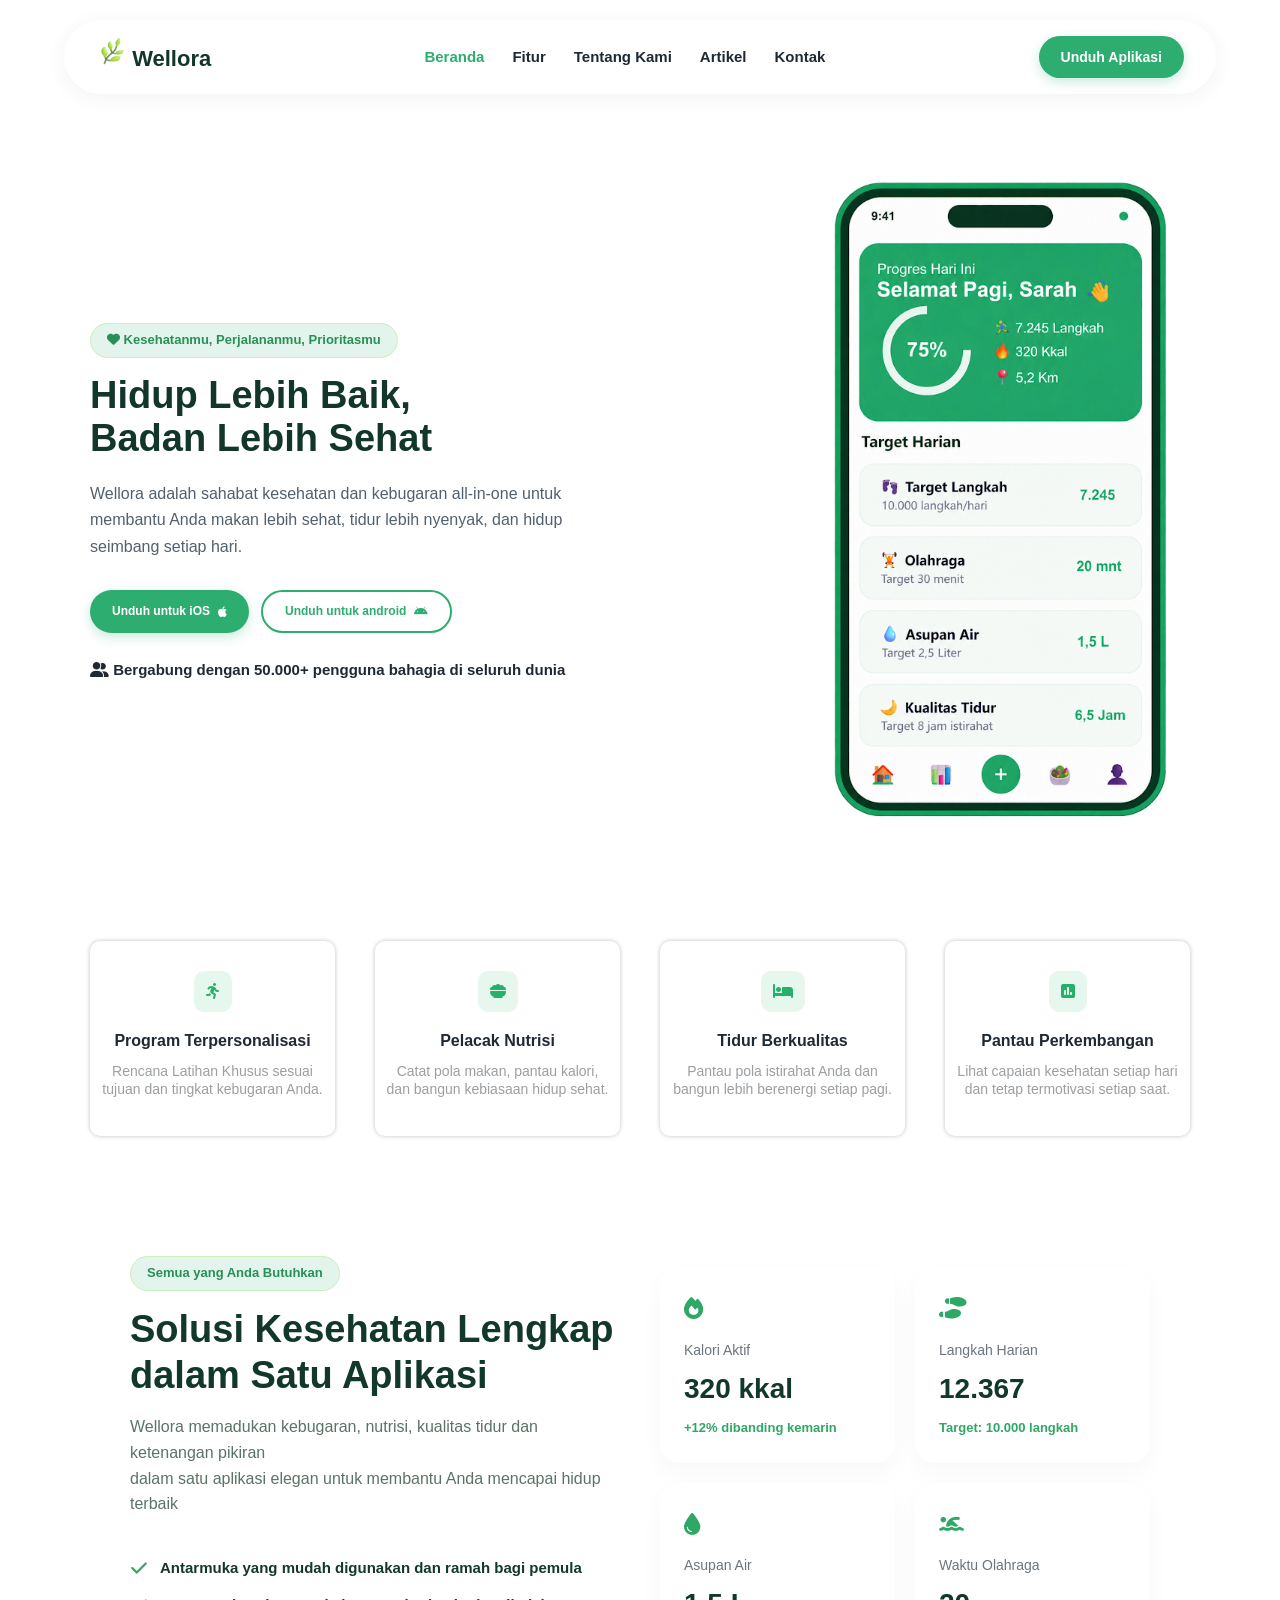
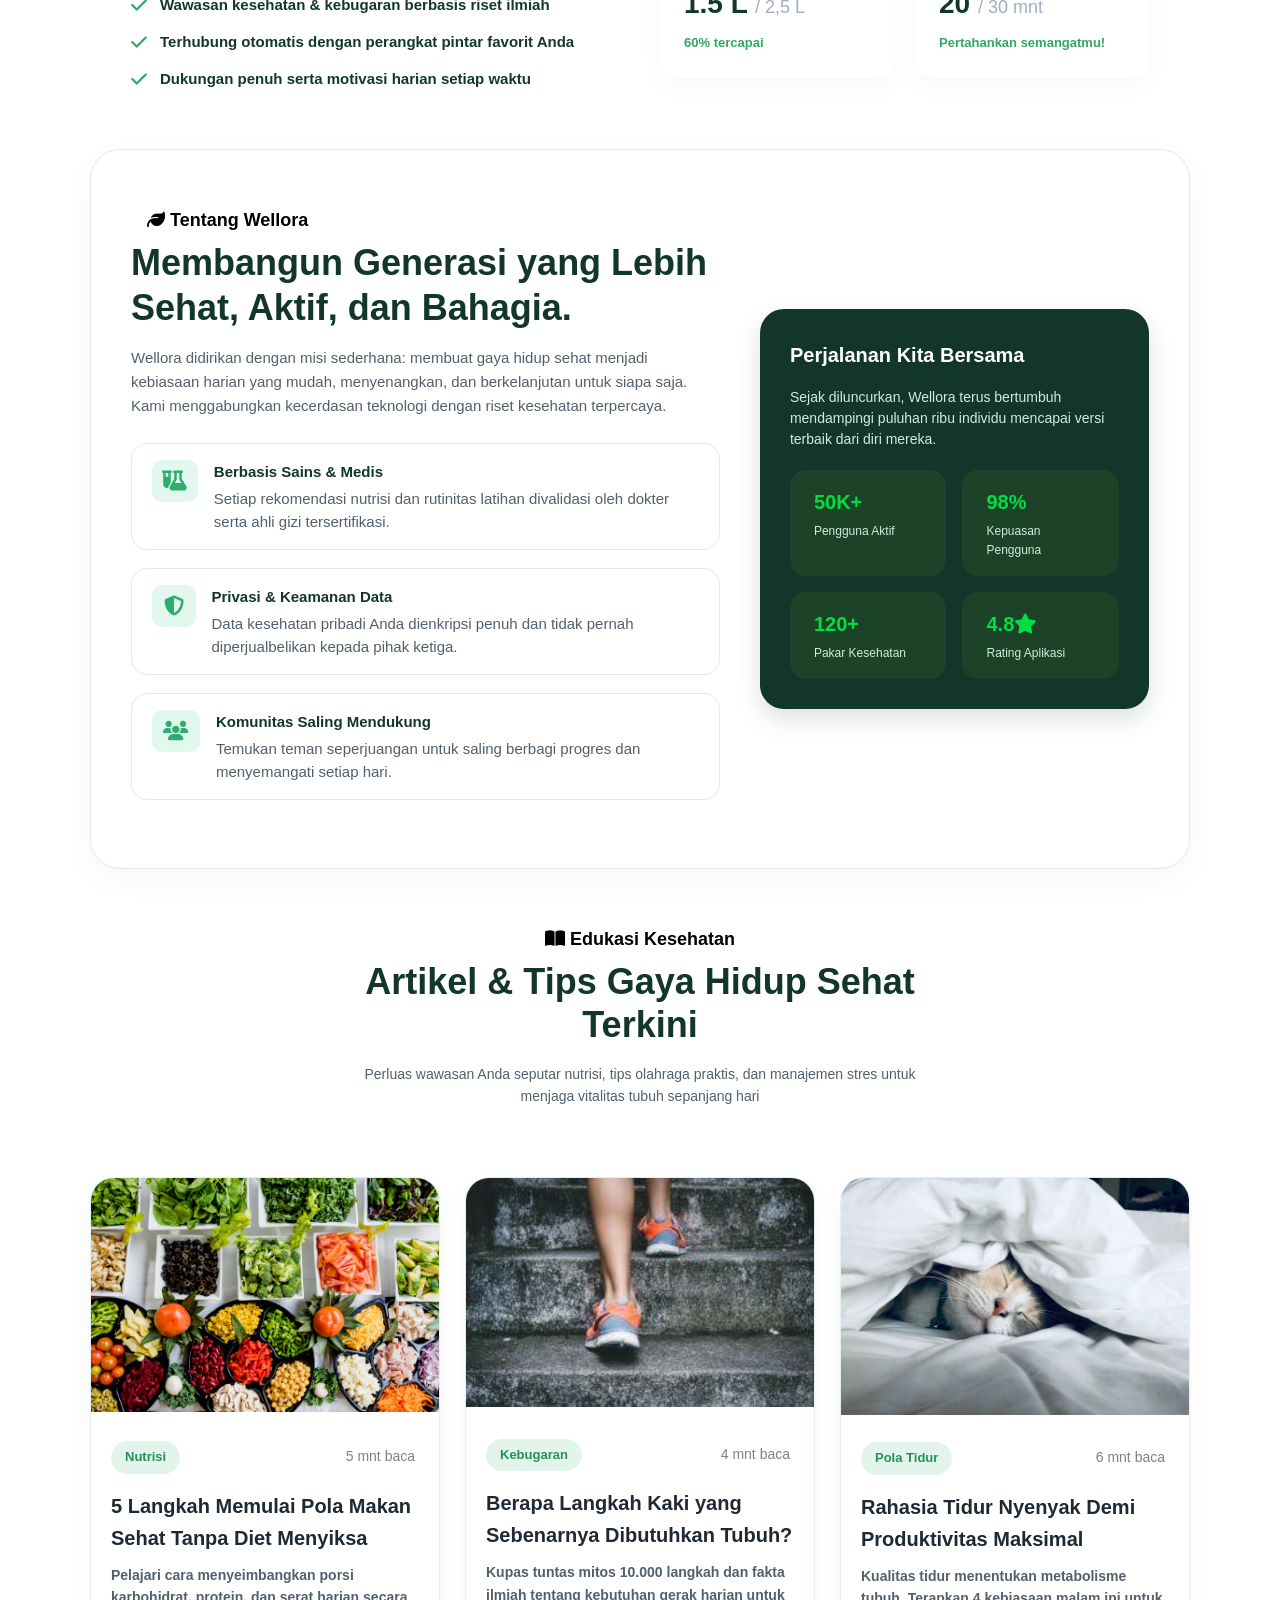
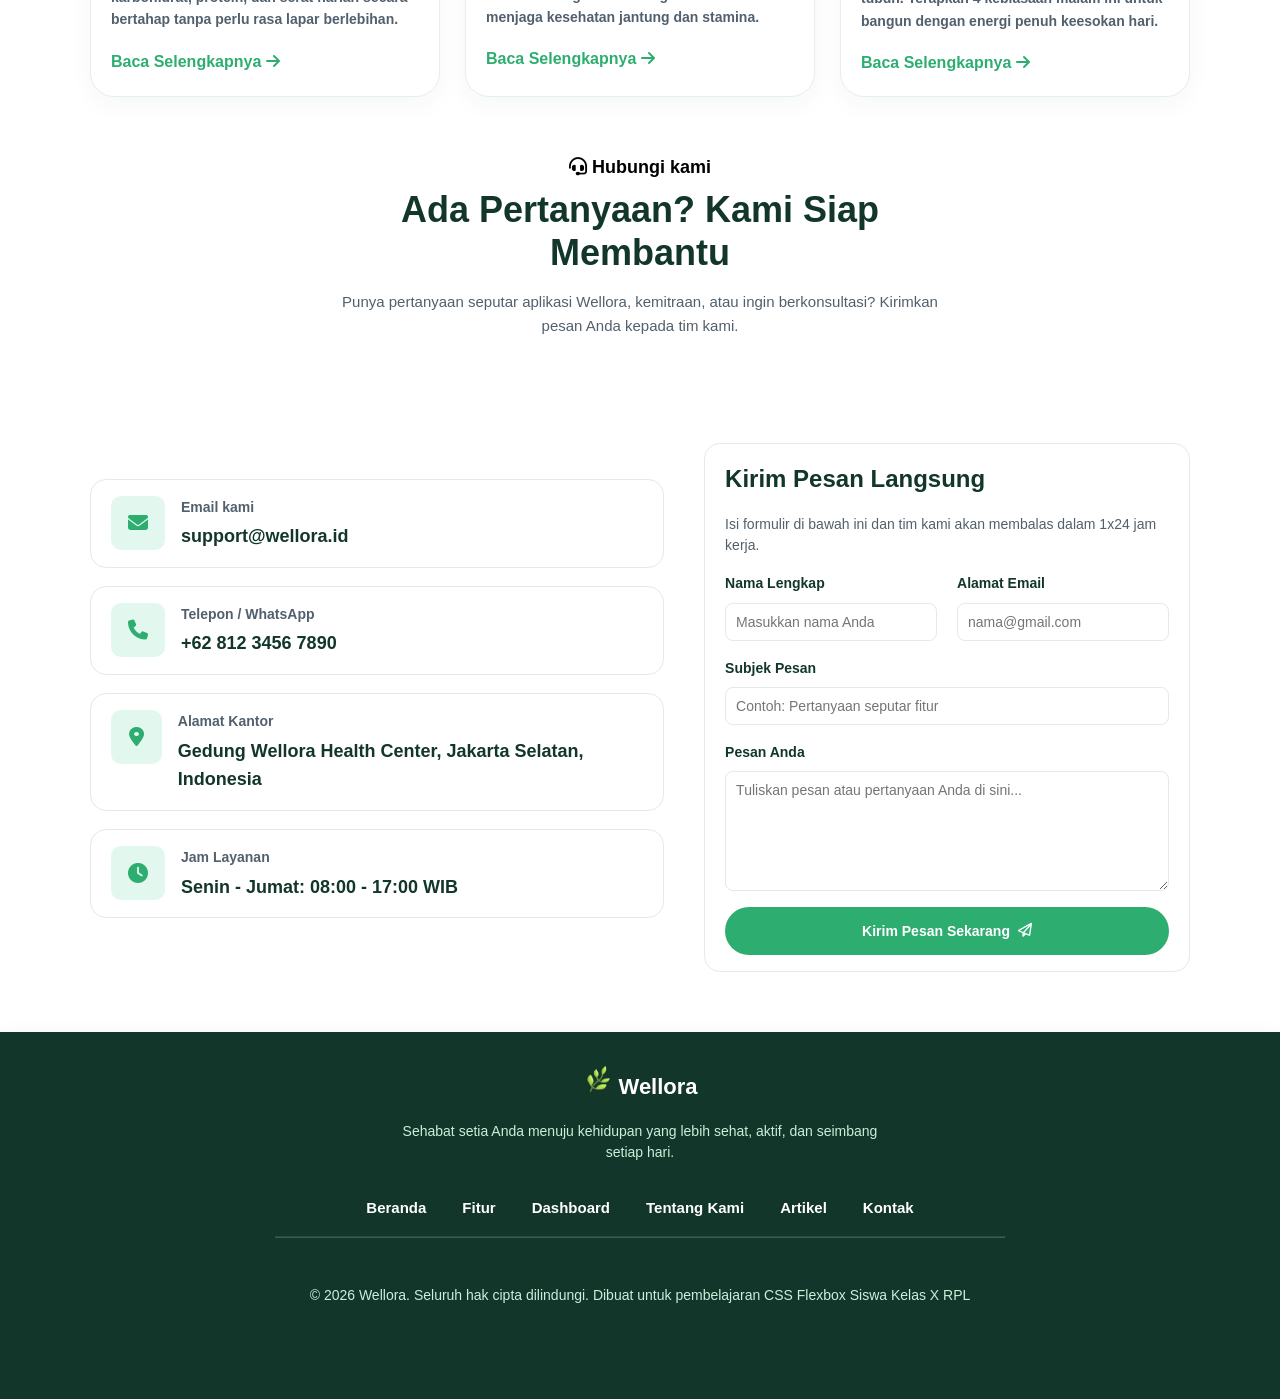
<file: index.html>
<!DOCTYPE html>
<html lang="en">
    <head>
        <meta charset="UTF-8">
        <meta http-equiv="X-UA-Compatible" content="IE=edge">
        <meta name="viewport" content="width=device-width, initial-scale=1.0">
        <title icon >Wellora</title>
        <link rel="icon" href="aset/logo wellora.png" type="image/x-icon">
        <link rel="stylesheet" href="style.css">
          <!-- Font Awesome Icon Library -->
        <link rel="stylesheet" href="https://cdnjs.cloudflare.com/ajax/libs/font-awesome/6.7.2/css/all.min.css" />
    </head>
    <body>
        <header>
            <!-- LOGO -->
            <a href="#" class="nav-logo">
            <span class="nav-logo-icon">
                <img src="aset/logo wellora.png" alt="icon wellora" width="30" height="30">
            </span>
            Wellora
            </a>

            <!-- MENU -->
            <nav class="nav-menu">
                <a href="#beranda" class="nav-item active">Beranda</a>
                <a href="#fitur" class="nav-item">Fitur</a>
                <a href="#tentang" class="nav-item">Tentang Kami</a>
                <a href="#artikel" class="nav-item">Artikel</a>
                <a href="#kontak" class="nav-item">Kontak</a>
            </nav>
            <!-- TOMBOL -->
            <div class="nav-button">
                <a href="#" class="btn-unduh">Unduh Aplikasi</a>
            </div>
        </header>
        <!-- hero -->
        <section class="hero" id="beranda">
            <div class="text-hero">
                <span class="badge-hero"><i class="fa-solid fa-heart"></i> Kesehatanmu, Perjalananmu, Prioritasmu</span>
                <h1 class="judul-hero">Hidup Lebih Baik,<br> Badan Lebih Sehat</h1>
                <p class="deskripsi-hero">Wellora adalah sahabat kesehatan dan kebugaran all-in-one untuk<br> membantu Anda makan lebih sehat, tidur lebih nyenyak, dan hidup<br> seimbang setiap hari.</p>
                <div class="btn-hero"><a href="#" class="btn-ios">Unduh untuk iOS <i class="fa-brands fa-apple"></i></a>
                <a href="#" class="btn-android">Unduh untuk android <i class="fa-brands fa-android"></i></a></div>
                <div class="tagline"><i class="fa-solid fa-user-group"></i> Bergabung dengan 50.000+ pengguna bahagia di seluruh dunia</div>
            </div>
            <div class="gambar-hero">
                <img src="aset/mobile.png" alt="mobile app" class="gambar">
            </div>
        </section>
        <!-- fitur -->
        <section class="fitur" id="fitur">
            <div class="fitur-card">
                <span class="icon-fitur"><i class="fa-solid fa-person-running"></i></span>
                <h2 class="judul-fitur">Program Terpersonalisasi</h2>
                <p class="deskripsi-fitur">Rencana Latihan Khusus sesuai tujuan dan tingkat kebugaran Anda.</p>
            </div>
            <div class="fitur-card">
                <span class="icon-fitur"><i class="fa-solid fa-bowl-food"></i></span>
                <h2 class="judul-fitur">Pelacak Nutrisi</h2>
                <p class="deskripsi-fitur">Catat pola makan, pantau kalori, dan bangun kebiasaan hidup sehat.</p>
            </div>
            <div class="fitur-card">
                <span class="icon-fitur"><i class="fa-solid fa-bed"></i></span>
                <h2 class="judul-fitur">Tidur Berkualitas</h2>
                <p class="deskripsi-fitur">Pantau pola istirahat Anda dan bangun lebih berenergi setiap pagi.</p>
            </div>
            <div class="fitur-card">
                <span class="icon-fitur"><i class="fa-solid fa-square-poll-vertical"></i></span>
                <h2 class="judul-fitur">Pantau Perkembangan</h2>
                <p class="deskripsi-fitur">Lihat capaian kesehatan setiap hari dan tetap termotivasi setiap saat.</p>
            </div>
        </section>
        <!-- Solusi -->
        <section id="dashboard">
            <div class="text-solusi">
                <div class="solusi-header">
                    <span class="badge-hero">Semua yang Anda Butuhkan</span>
                    <h1 class="judul-solusi">Solusi Kesehatan Lengkap<br> dalam Satu Aplikasi</h1>
                    <p class="deskripsi-solusi">Wellora memadukan kebugaran, nutrisi, kualitas tidur dan ketenangan pikiran<br> dalam satu aplikasi elegan untuk membantu Anda mencapai hidup terbaik</p>
                </div>
                <div class="solusi-body">
                    <div class="solusi-kiri">
                        <ul class="list-solusi">
                            <li>Antarmuka yang mudah digunakan dan ramah bagi pemula</li>
                            <li>Wawasan kesehatan & kebugaran berbasis riset ilmiah</li>
                            <li>Terhubung otomatis dengan perangkat pintar favorit Anda</li>
                            <li>Dukungan penuh serta motivasi harian setiap waktu</li>
                        </ul>
                    </div>
                    
                    <div class="solusi-kanan">
                        <div class="solusi-card">
                            <span class="icon-solusi"><i class="fa-solid fa-fire"></i></span>
                            <p class="judul-solusi-card">Kalori Aktif</p>
                            <h2 class="statistika-solusi">320 kkal</h2>
                            <p class="motivasi-solusi">+12% dibanding kemarin</p>
                        </div>
                        <div class="solusi-card">
                            <span class="icon-solusi"><i class="fa-solid fa-shoe-prints"></i></span>
                            <p class="judul-solusi-card">Langkah Harian</p>
                            <h2 class="statistika-solusi">12.367</h2>
                            <p class="motivasi-solusi">Target: 10.000 langkah</p>
                        </div>
                        <div class="solusi-card">
                            <span class="icon-solusi"><i class="fa-solid fa-droplet"></i></span>
                            <p class="judul-solusi-card">Asupan Air</p>
                            <h2 class="statistika-solusi">1.5 L <span class="per">/ 2,5 L</span></h2>
                            <p class="motivasi-solusi">60% tercapai</p>
                        </div>
                        <div class="solusi-card">
                            <span class="icon-solusi"><i class="fa-solid fa-person-swimming"></i></span>
                            <p class="judul-solusi-card">Waktu Olahraga</p>
                            <h2 class="statistika-solusi">20 <span class="per">/ 30 mnt</span></h2>
                            <p class="motivasi-solusi">Pertahankan semangatmu!</p>
                        </div>
                    </div>
                </div>
            </div>
        </section>
        <!-- About -->
        <section class="about" id="tentang">
            <div class="about-kiri">
            <span class="badge-about"><i class="fa-solid fa-leaf"></i> Tentang Wellora</span>
            <h2 class="about-title">Membangun Generasi yang Lebih Sehat, Aktif, dan Bahagia.</h2>
            <p class="about-desc">Wellora didirikan dengan misi sederhana: membuat gaya hidup sehat menjadi kebiasaan harian yang mudah, menyenangkan, dan berkelanjutan untuk siapa saja. Kami menggabungkan kecerdasan teknologi dengan riset kesehatan terpercaya.</p>
            <div class="about-values">
                <!-- card -->
                <div class="value-card">
                    <div class="value-icon">
                        <i class="fa-solid fa-flask-vial"></i>
                    </div>
                    <div class="value-text">
                        <div class="value-title">Berbasis Sains & Medis</div>
                        <div class="value-desc">Setiap rekomendasi nutrisi dan rutinitas latihan divalidasi oleh dokter serta ahli gizi tersertifikasi.</div>
                    </div>
                </div>
                <!-- card 2 -->
                <div class="value-card">
                    <div class="value-icon">
                        <i class="fa-solid fa-shield-halved"></i>
                    </div>
                    <div class="value-text">
                        <div class="value-title">Privasi & Keamanan Data</div>
                        <div class="value-desc">Data kesehatan pribadi Anda dienkripsi penuh dan tidak pernah diperjualbelikan kepada pihak ketiga.</div>
                    </div>
                </div>
                <!-- card 3 -->
                <div class="value-card">
                    <div class="value-icon">
                        <i class="fa-solid fa-users"></i>
                    </div>
                    <div class="value-text">
                        <div class="value-title">Komunitas Saling Mendukung</div>
                        <div class="value-desc">Temukan teman seperjuangan untuk saling berbagi progres dan menyemangati setiap hari.</div>
                    </div>
                </div>
            </div>
                    </div>
                    <div class="about-kanan">
                        <div class="box-about-kanan">
                            <h2 class="title-about-kanan">Perjalanan Kita Bersama</h2>
                            <p class="desc-about-kanan">Sejak diluncurkan, Wellora terus bertumbuh mendampingi puluhan ribu individu mencapai versi terbaik dari diri mereka.</p>
                            <div class="card-about-kanan">
                                <div class="card-item">
                                    <h2 class="card-item-judul">50K+</h2>
                                    <p class="card-item-desc">Pengguna Aktif</p>
                                </div>
                                <div class="card-item">
                                    <h2 class="card-item-judul">98%</h2>
                                    <p class="card-item-desc">Kepuasan Pengguna</p>
                                </div>
                                <div class="card-item">
                                    <h2 class="card-item-judul">120+</h2>
                                    <p class="card-item-desc">Pakar Kesehatan</p>
                                </div>
                                <div class="card-item">
                                    <h2 class="card-item-judul">4.8<i class="fa-solid fa-star"></i></h2>
                                    <p class="card-item-desc">Rating Aplikasi</p>
                                </div>
                            </div>
                        </div>
                    </div>
        </section>
        <!-- Artikel -->
         <section class="artikel" id="artikel">
            <div class="edukasi">
                <span class="badge-artikel"><i class="fa-solid fa-book-open"></i> Edukasi Kesehatan</span>
                <h1 class="artikel-title">Artikel & Tips Gaya Hidup Sehat <br>Terkini</h1>
                <p class="artikel-desc">Perluas wawasan Anda seputar nutrisi, tips olahraga praktis, dan manajemen stres untuk menjaga vitalitas tubuh sepanjang hari</p>
            </div>
            <div class="artikel-card-container">
                <!-- Card 1 -->
                <div class="artikel-card">
                    <div class="artikel-image">
                        <img src="aset/Nutrisi.avif" alt="Nutrisi" class="card-image" width="350">
                    </div>
                    <div class="artikel-card-body">
                        <div class="artikel-card-meta">
                            <span class="artikel-tag">Nutrisi</span>
                            <span class="reading-time">5 mnt baca</span>
                        </div>
                        <h3 class="artikel-card-title">5 Langkah Memulai Pola Makan Sehat Tanpa Diet Menyiksa</h3>
                        <p class="artikel-card-description">Pelajari cara menyeimbangkan porsi karbohidrat, protein, dan serat harian secara bertahap tanpa perlu rasa lapar berlebihan.</p>
                        <a href="detail-berita.html?id=0" class="artikel-card-link">Baca Selengkapnya <i class="fa-solid fa-arrow-right"></i></a>
                    </div>
                </div>
                <!-- Card 2 -->
                <div class="artikel-card">
                    <div class="artikel-image">
                        <img src="aset/Kebugaran.jfif" alt="Kebugaran" class="card-image" width="350">
                    </div>
                    <div class="artikel-card-body">
                        <div class="artikel-card-meta">
                            <span class="artikel-tag">Kebugaran</span>
                            <span class="reading-time">4 mnt baca</span>
                        </div>
                        <h3 class="artikel-card-title">Berapa Langkah Kaki yang Sebenarnya Dibutuhkan Tubuh?</h3>
                        <p class="artikel-card-description">Kupas tuntas mitos 10.000 langkah dan fakta ilmiah tentang kebutuhan gerak harian untuk menjaga kesehatan jantung dan stamina.</p>
                        <a href="detail-berita.html?id=1" class="artikel-card-link">Baca Selengkapnya <i class="fa-solid fa-arrow-right"></i></a>
                    </div>
                </div>
                <!-- Card 3 -->
                <div class="artikel-card">
                    <div class="artikel-image">
                        <img src="aset/Pola Tidur.avif" alt="Pola Tidur" class="card-image" width="350">
                    </div>
                    <div class="artikel-card-body">
                        <div class="artikel-card-meta">
                            <span class="artikel-tag">Pola Tidur</span>
                            <span class="reading-time">6 mnt baca</span>
                        </div>
                        <h3 class="artikel-card-title">Rahasia Tidur Nyenyak Demi Produktivitas Maksimal</h3>
                        <p class="artikel-card-description">Kualitas tidur menentukan metabolisme tubuh. Terapkan 4 kebiasaan malam ini untuk bangun dengan energi penuh keesokan hari.</p>
                        <a href="detail-berita.html?id=2" class="artikel-card-link">Baca Selengkapnya <i class="fa-solid fa-arrow-right"></i></a>
                    </div>
                </div>
            </div>
         </section>
        <!-- Contact -->
        <section class="contact" id="kontak">
            <div class="hubungi-kami">
                <span class="badge-about"><i class="fa-solid fa-headset"></i> Hubungi kami</span>
                <h1 class="contact-title">Ada Pertanyaan? Kami Siap Membantu</h1>
                <p class="contact-desc">Punya pertanyaan seputar aplikasi Wellora, kemitraan, atau ingin berkonsultasi? Kirimkan pesan Anda kepada tim kami.</p>
            </div>
            <div class="card-information">
                <div class="information-kiri">
                    <div class="card-item-information">
                        <div class="icon-information"><i class="fa-solid fa-envelope"></i></div>
                        <div class="text-information">
                            <h2 class="title-information">Email kami</h2>
                            <p class="desc-information">support@wellora.id</p>
                        </div>
                    </div>
                    <div class="card-item-information">
                        <div class="icon-information"><i class="fa-solid fa-phone"></i></div>
                        <div class="text-information">
                            <h2 class="title-information">Telepon / WhatsApp</h2>
                            <p class="desc-information">+62 812 3456 7890</p>
                        </div>
                    </div>
                    <div class="card-item-information">
                        <div class="icon-information"><i class="fa-solid fa-map-marker-alt"></i></div>
                        <div class="text-information">
                            <h2 class="title-information">Alamat Kantor</h2>
                            <p class="desc-information">Gedung Wellora Health Center, Jakarta Selatan, Indonesia</p>
                        </div>
                    </div>
                    <div class="card-item-information">
                        <div class="icon-information"><i class="fa-solid fa-clock"></i></div>
                        <div class="text-information">
                            <h2 class="title-information">Jam Layanan</h2>
                            <p class="desc-information">Senin - Jumat: 08:00 - 17:00 WIB</p>
                        </div>
                    </div>
                </div>
                <div class="information-kanan">
                    <h2 class="title-form">Kirim Pesan Langsung</h2>
                    <p class="desc-form">Isi formulir di bawah ini dan tim kami akan membalas dalam 1x24 jam kerja.</p>
                    <form class="form-contact">
                        <div class="form-row">
                            <div class="form-group">
                                <label for="nama" class="form-label">Nama Lengkap</label>
                                <input type="text" name="nama" id="nama" class="form-input" placeholder="Masukkan nama Anda" required>
                            </div>
                            <div class="form-group">
                                <label for="email" class="form-label">Alamat Email</label>
                                <input type="email" name="email" id="email" class="form-input" placeholder="nama@gmail.com" required>
                            </div>
                        </div>
                        <div class="form-group">
                            <label for="subjek" class="form-label">Subjek Pesan</label>
                            <input type="text" name="subjek" id="subjek" class="form-input" placeholder="Contoh: Pertanyaan seputar fitur" required>
                        </div>
                        <div class="form-group">
                            <label for="pesan" class="form-label">Pesan Anda</label>
                            <textarea name="pesan" id="pesan" class="form-textarea" placeholder="Tuliskan pesan atau pertanyaan Anda di sini..." required></textarea>
                        </div>
                        <button type="submit" class="btn-kirim">Kirim Pesan Sekarang<i class="fa-regular fa-paper-plane"></i></button>
                    </form>
                </div>
            </div>
        </section>
        <!-- Footer -->
        <footer>
            <div class="footer-atas">
                <div class="logo-footer">
                    <img src="aset/logo wellora.png" alt="logo wellora" width="30" height="30">
                    <span class="text-logo-footer">Wellora</span>
                </div>
                <p class="desc-footer">Sehabat setia Anda menuju kehidupan yang lebih sehat, aktif, dan seimbang<br>setiap hari.</p>
                <ul class="list-footer">
                    <li><a class="nav-link" href="#beranda">Beranda</a></li>
                    <li><a class="nav-link" href="#fitur">Fitur</a></li>
                    <li><a class="nav-link" href="#dashboard">Dashboard</a></li>
                    <li><a class="nav-link" href="#tentang">Tentang Kami</a></li>
                    <li><a class="nav-link" href="#artikel">Artikel</a></li>
                    <li><a class="nav-link" href="#kontak">Kontak</a></li>
                </ul>
            </div>
            <hr class="garis-footer">
            <div class="footer-bawah">
                <p class="copyright">© 2026 Wellora. Seluruh hak cipta dilindungi. Dibuat untuk pembelajaran CSS Flexbox Siswa Kelas X RPL</p>
            </div>
        </footer>
        <section class="back-to-top">
            <button class="back-to-top-btn" id="backToTopBtn" onclick="keAtasHalaman()">
                <i class="fa-solid fa-arrow-up"></i>
            </button>
            <script>
                // setiap user scroll, menjalankan fungsi di dalamnya, berulang-ulang selama user melakukan scroll, untuk menampilkan tombol back to top
                window.addEventListener('scroll', function() {
                    const btnTop = document.getElementById('backToTopBtn');
                    if (window.scrollY > 300) {
                        btnTop.style.display = 'flex';
                    } else {
                        btnTop.style.display = 'none';
                    }
                });
                function keAtasHalaman() {
                    window.scrollTo({
                        top: 0
                        // scroll ke atas halaman
                    });
                };
                </script>
        </section>
    </body>
</html>
</file>
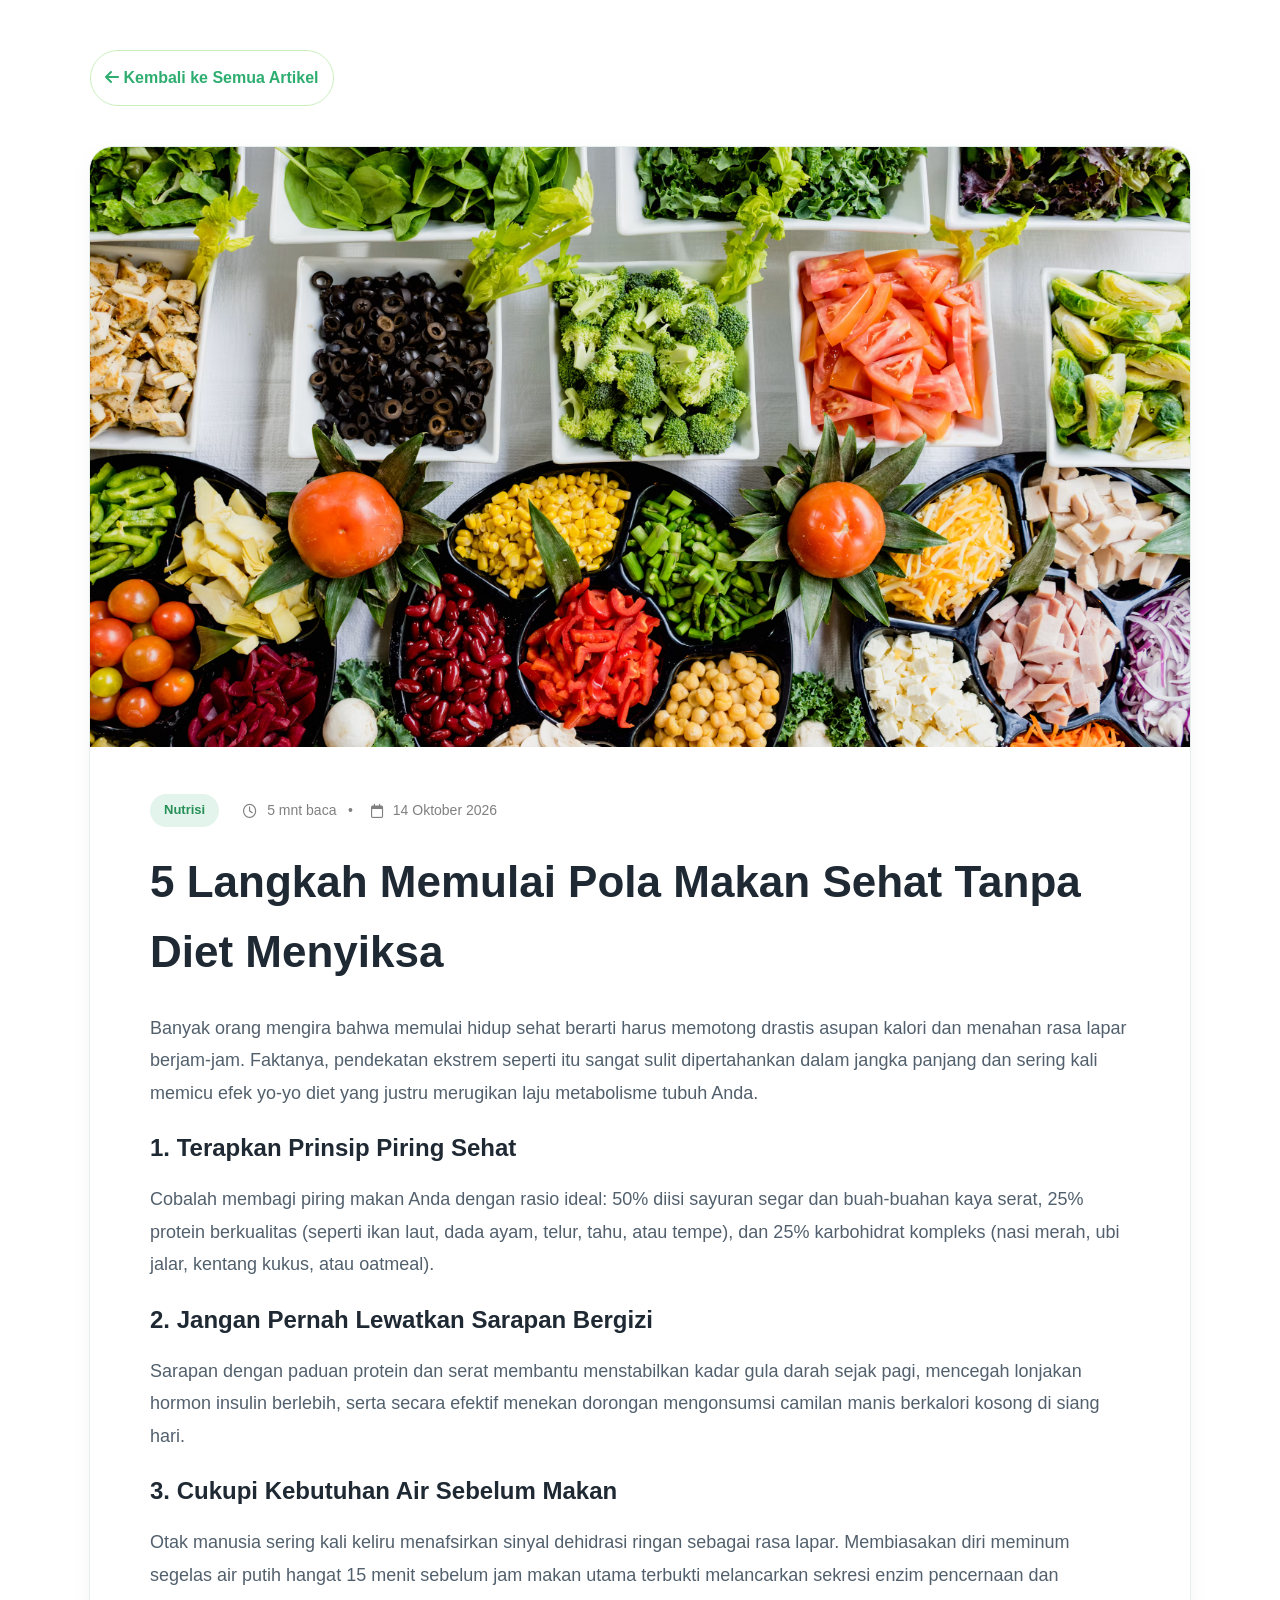
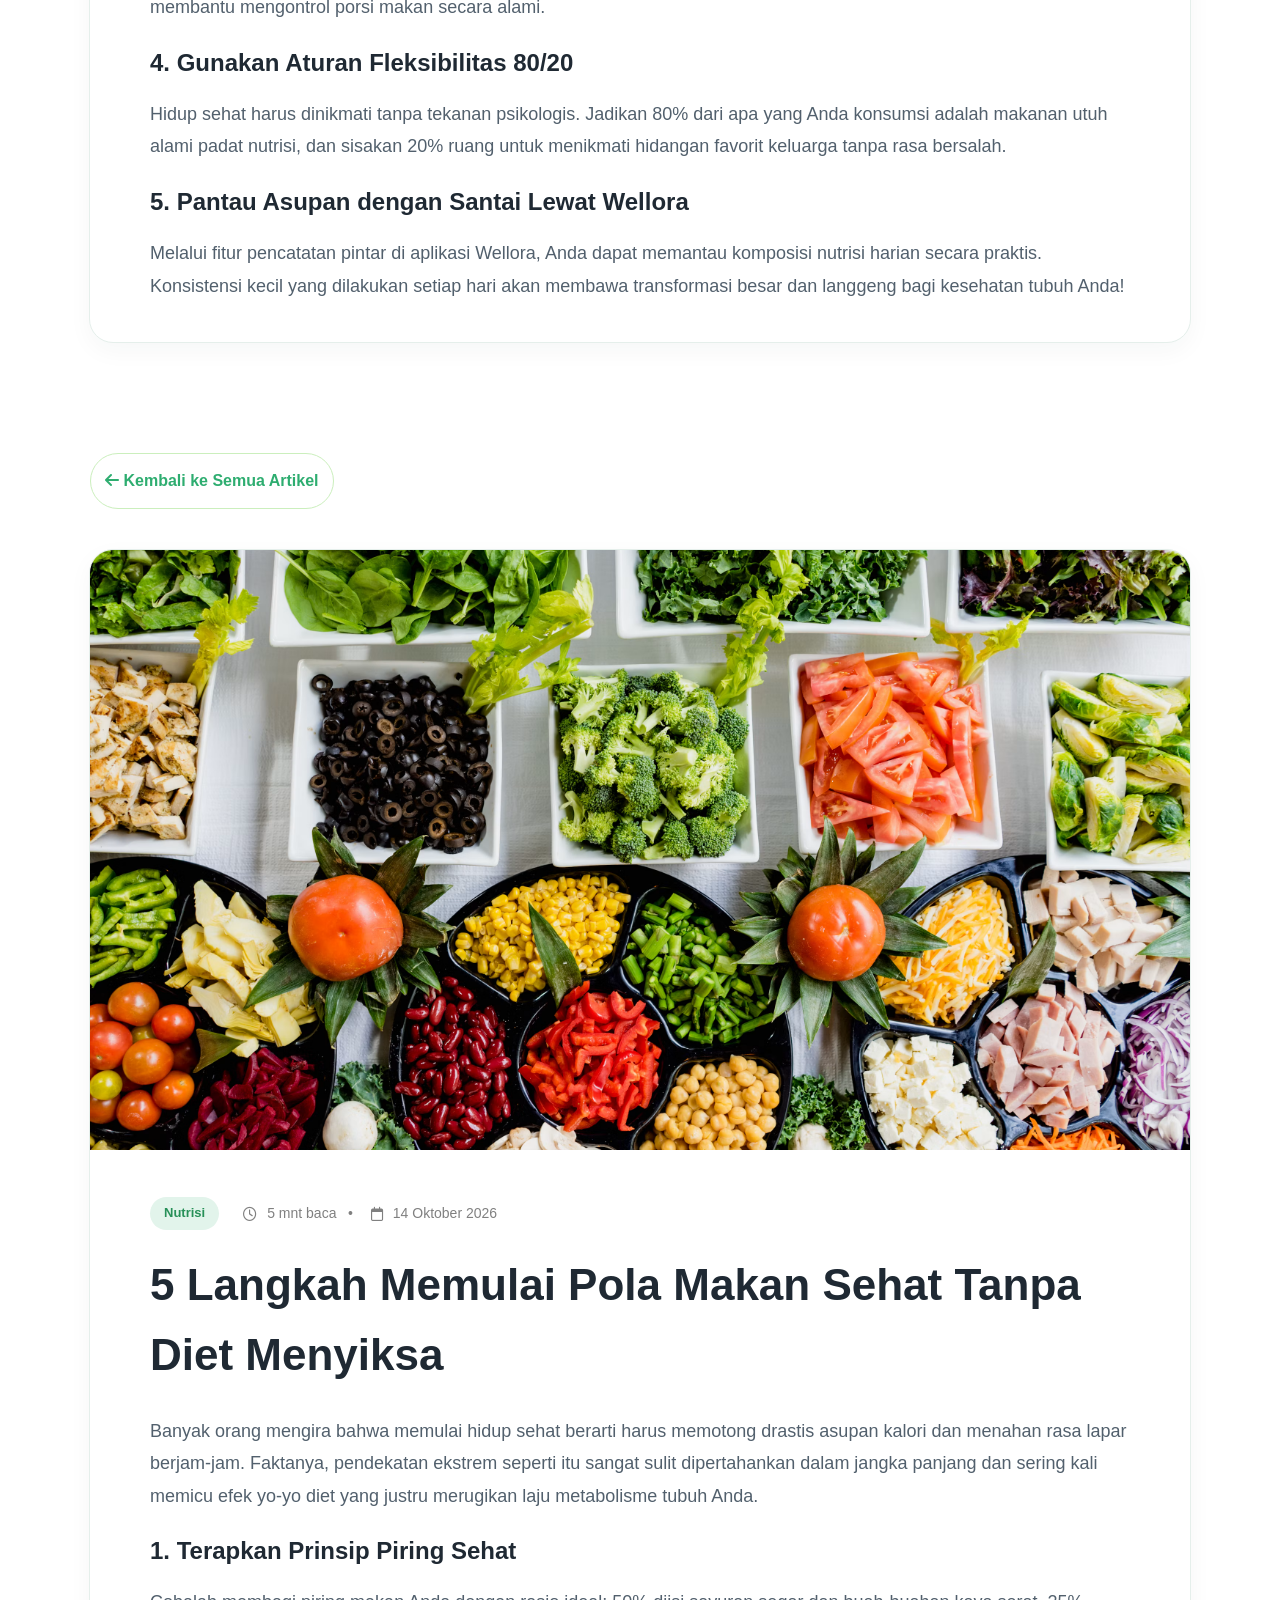
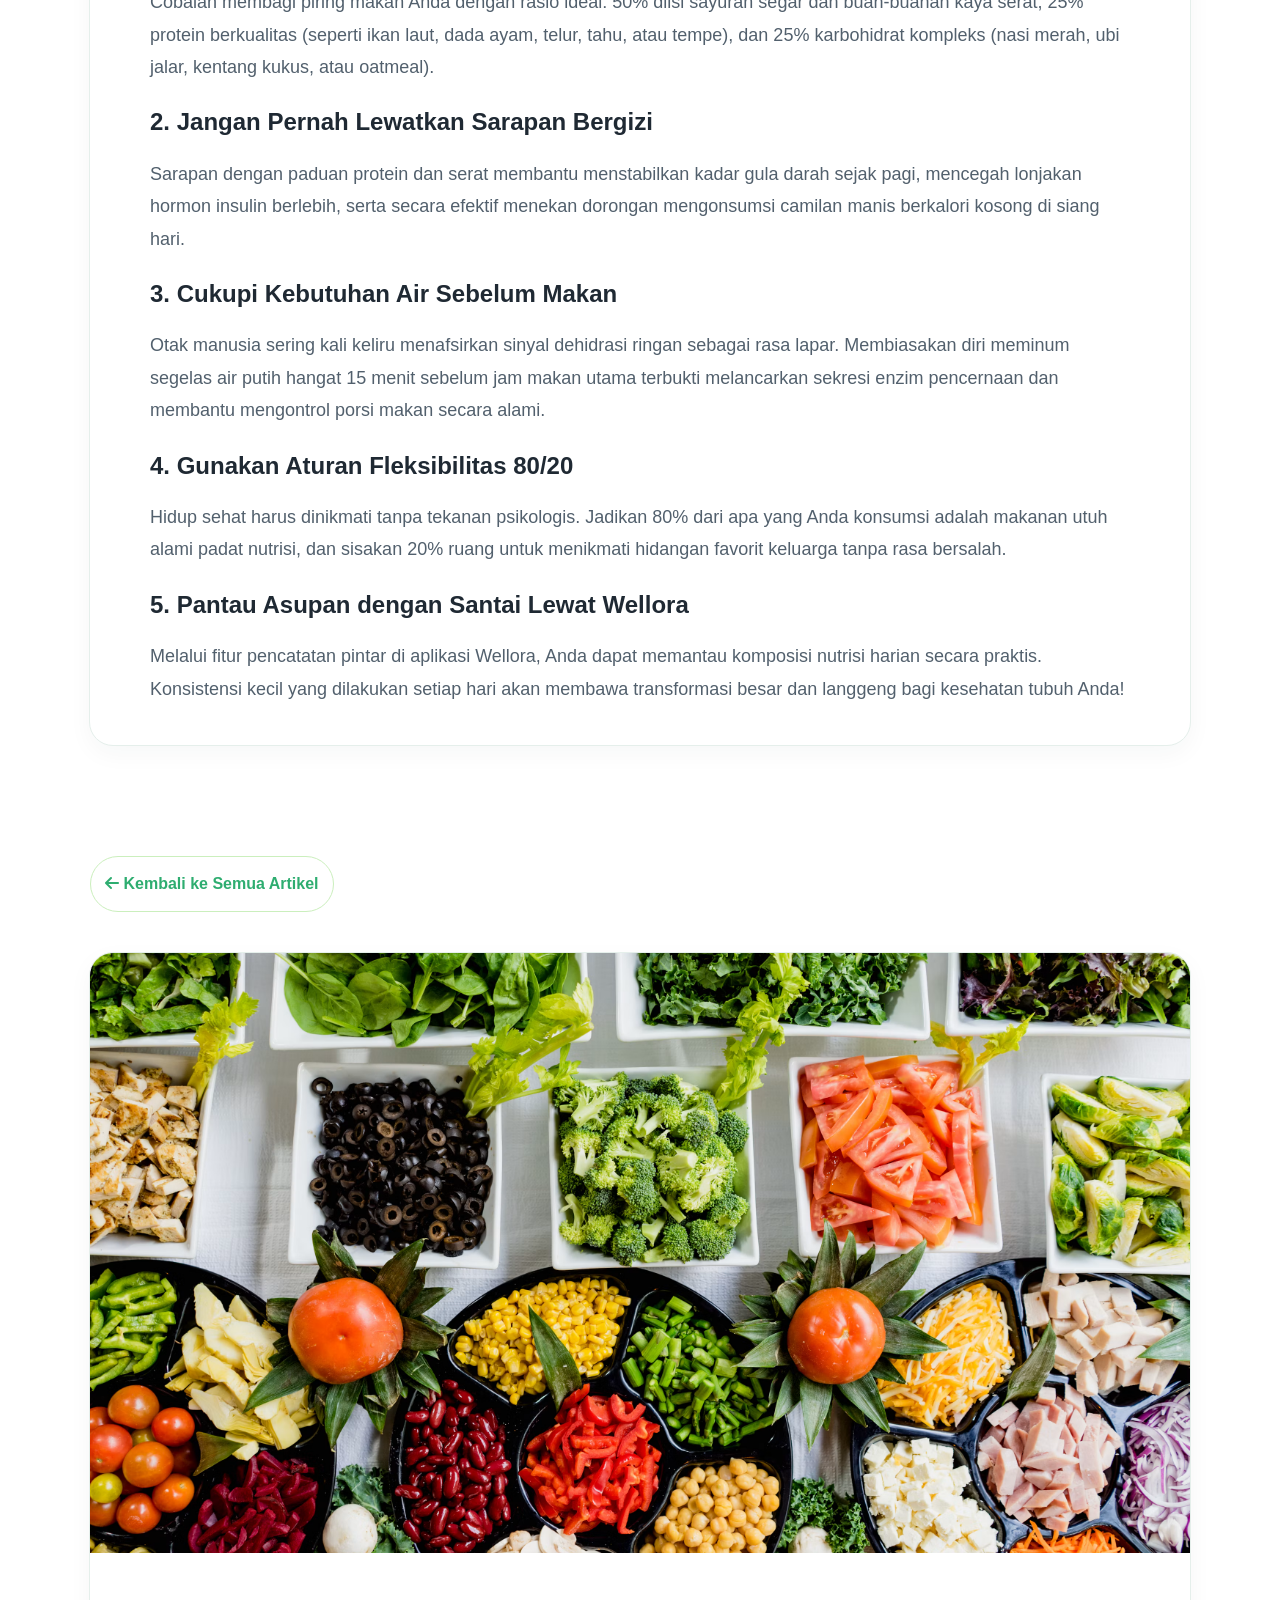
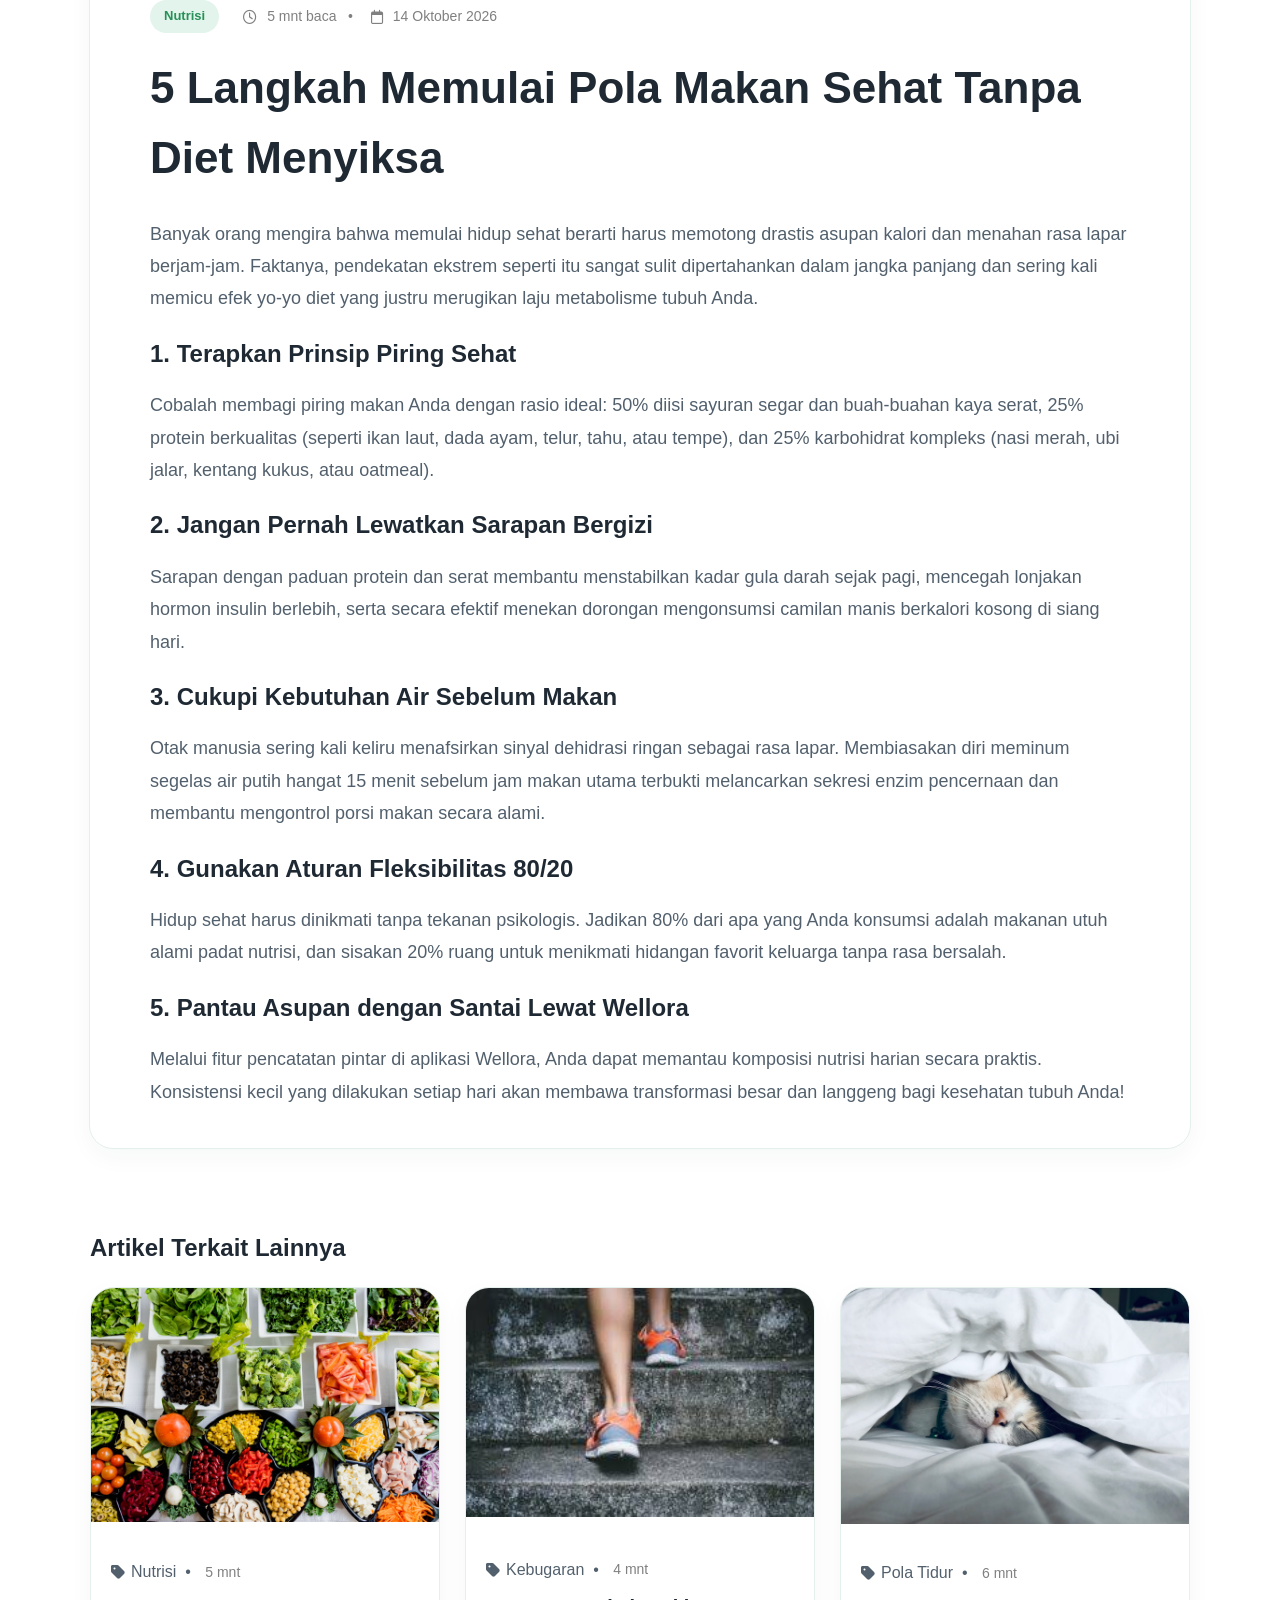
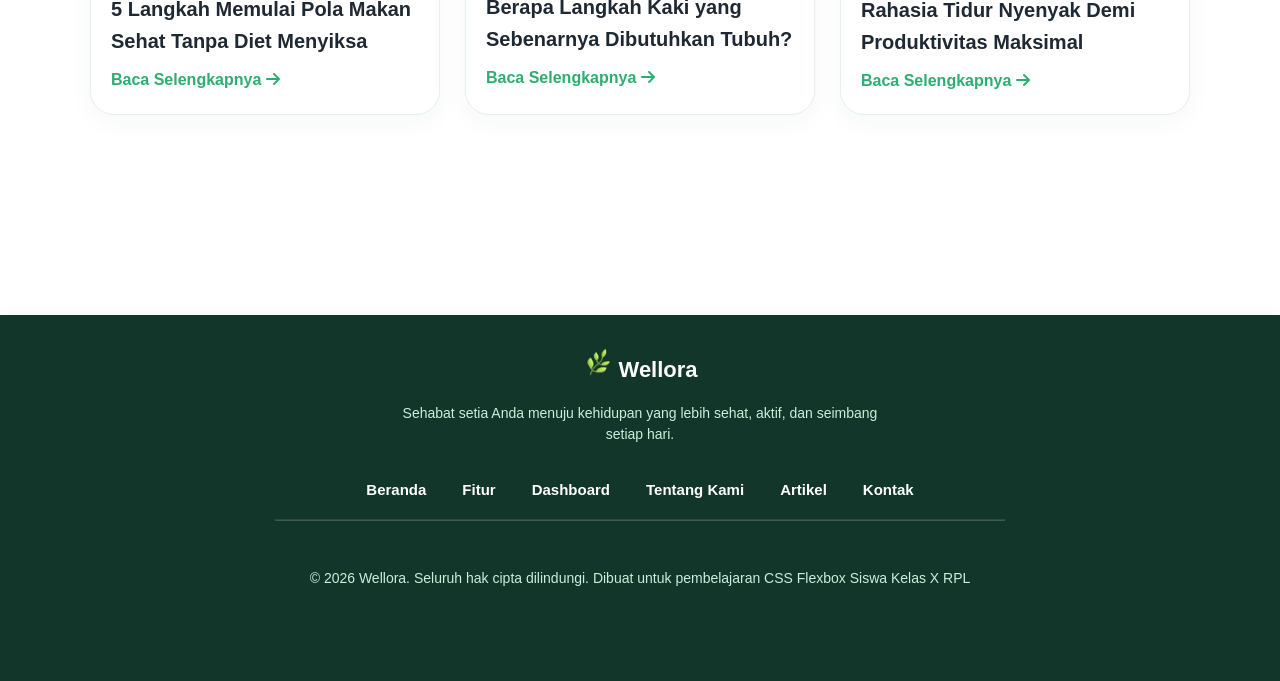
<file: detail-berita.html>
<!DOCTYPE html>
<html lang="en">
    <head>
        <meta charset="UTF-8">
        <meta http-equiv="X-UA-Compatible" content="IE=edge">
        <meta name="viewport" content="width=device-width, initial-scale=1.0">
        <title icon >Wellora</title>
        <link rel="icon" href="aset/logo wellora.png" type="image/x-icon">
        <link rel="stylesheet" href="style.css">
          <!-- Font Awesome Icon Library -->
        <link rel="stylesheet" href="https://cdnjs.cloudflare.com/ajax/libs/font-awesome/6.7.2/css/all.min.css" />
</body>
</html>
    </head>
<body>
    <!-- artikel ke-1 -->
    <article class="berita-pertama" id="artikel-0">
        <a href="index.html" class="btn-kembali"><i class="fa-solid fa-arrow-left"></i> Kembali ke Semua Artikel</a>
        <div class="artikel-card-berita">
            <div class="artikel-image">
            <img src="aset/Nutrisi.avif" alt="Nutrisi" class="card-image" width=1100 height=600">
            </div>
            <div class="artikel-card-body-berita">
                <div class="artikel-card-meta-berita">
                    <span class="artikel-tag-berita">Nutrisi</span>
                    <span class="reading-time-berita"><i class="fa-regular fa-clock"></i> 5 mnt baca &nbsp; • &nbsp; <i class="fa-regular fa-calendar"></i> 14 Oktober 2026</span>
                </div>
                <h3 class="artikel-title-berita">5 Langkah Memulai Pola Makan Sehat Tanpa Diet Menyiksa</h3>
                <p class="artikel-description-berita">Banyak orang mengira bahwa memulai hidup sehat berarti harus memotong drastis asupan kalori dan menahan rasa lapar berjam-jam. Faktanya, pendekatan ekstrem seperti itu sangat sulit dipertahankan dalam jangka panjang dan sering kali memicu efek yo-yo diet yang justru merugikan laju metabolisme tubuh Anda.</p>
                <div class="box-artikel-subtitle-berita">
                    <h4 class="artikel-subtitle-berita">1. Terapkan Prinsip Piring Sehat</h4>
                    <p class="artikel-penjelasan-berita">Cobalah membagi piring makan Anda dengan rasio ideal: 50% diisi sayuran segar dan buah-buahan kaya serat, 25% protein berkualitas (seperti ikan laut, dada ayam, telur, tahu, atau tempe), dan 25% karbohidrat kompleks (nasi merah, ubi jalar, kentang kukus, atau oatmeal).</p>
                </div>
                <div class="box-artikel-subtitle-berita">
                    <h4 class="artikel-subtitle-berita">2. Jangan Pernah Lewatkan Sarapan Bergizi</h4>
                    <p class="artikel-penjelasan-berita">Sarapan dengan paduan protein dan serat membantu menstabilkan kadar gula darah sejak pagi, mencegah lonjakan hormon insulin berlebih, serta secara efektif menekan dorongan mengonsumsi camilan manis berkalori kosong di siang hari.</p>
                </div>
                <div class="box-artikel-subtitle-berita">
                    <h4 class="artikel-subtitle-berita">3. Cukupi Kebutuhan Air Sebelum Makan</h4>
                    <p class="artikel-penjelasan-berita">Otak manusia sering kali keliru menafsirkan sinyal dehidrasi ringan sebagai rasa lapar. Membiasakan diri meminum segelas air putih hangat 15 menit sebelum jam makan utama terbukti melancarkan sekresi enzim pencernaan dan membantu mengontrol porsi makan secara alami.</p>
                </div>
                <div class="box-artikel-subtitle-berita">
                    <h4 class="artikel-subtitle-berita">4. Gunakan Aturan Fleksibilitas 80/20</h4>
                    <p class="artikel-penjelasan-berita">Hidup sehat harus dinikmati tanpa tekanan psikologis. Jadikan 80% dari apa yang Anda konsumsi adalah makanan utuh alami padat nutrisi, dan sisakan 20% ruang untuk menikmati hidangan favorit keluarga tanpa rasa bersalah.</p>
                </div>
                <div class="box-artikel-subtitle-berita">
                    <h4 class="artikel-subtitle-berita">5. Pantau Asupan dengan Santai Lewat Wellora</h4>
                    <p class="artikel-penjelasan-berita">Melalui fitur pencatatan pintar di aplikasi Wellora, Anda dapat memantau komposisi nutrisi harian secara praktis. Konsistensi kecil yang dilakukan setiap hari akan membawa transformasi besar dan langgeng bagi kesehatan tubuh Anda!</p>
                </div>
            </div>
        </div>
    </article>
    <!-- artikel ke-2 -->
    <article class="berita-kedua" id="artikel-1">
        <a href="index.html" class="btn-kembali"><i class="fa-solid fa-arrow-left"></i> Kembali ke Semua Artikel</a>
        <div class="artikel-card-berita">
            <div class="artikel-image">
            <img src="aset/Nutrisi.avif" alt="Nutrisi" class="card-image" width=1100 height=600">
            </div>
            <div class="artikel-card-body-berita">
                <div class="artikel-card-meta-berita">
                    <span class="artikel-tag-berita">Nutrisi</span>
                    <span class="reading-time-berita"><i class="fa-regular fa-clock"></i> 5 mnt baca &nbsp; • &nbsp; <i class="fa-regular fa-calendar"></i> 14 Oktober 2026</span>
                </div>
                <h3 class="artikel-title-berita">5 Langkah Memulai Pola Makan Sehat Tanpa Diet Menyiksa</h3>
                <p class="artikel-description-berita">Banyak orang mengira bahwa memulai hidup sehat berarti harus memotong drastis asupan kalori dan menahan rasa lapar berjam-jam. Faktanya, pendekatan ekstrem seperti itu sangat sulit dipertahankan dalam jangka panjang dan sering kali memicu efek yo-yo diet yang justru merugikan laju metabolisme tubuh Anda.</p>
                <div class="box-artikel-subtitle-berita">
                    <h4 class="artikel-subtitle-berita">1. Terapkan Prinsip Piring Sehat</h4>
                    <p class="artikel-penjelasan-berita">Cobalah membagi piring makan Anda dengan rasio ideal: 50% diisi sayuran segar dan buah-buahan kaya serat, 25% protein berkualitas (seperti ikan laut, dada ayam, telur, tahu, atau tempe), dan 25% karbohidrat kompleks (nasi merah, ubi jalar, kentang kukus, atau oatmeal).</p>
                </div>
                <div class="box-artikel-subtitle-berita">
                    <h4 class="artikel-subtitle-berita">2. Jangan Pernah Lewatkan Sarapan Bergizi</h4>
                    <p class="artikel-penjelasan-berita">Sarapan dengan paduan protein dan serat membantu menstabilkan kadar gula darah sejak pagi, mencegah lonjakan hormon insulin berlebih, serta secara efektif menekan dorongan mengonsumsi camilan manis berkalori kosong di siang hari.</p>
                </div>
                <div class="box-artikel-subtitle-berita">
                    <h4 class="artikel-subtitle-berita">3. Cukupi Kebutuhan Air Sebelum Makan</h4>
                    <p class="artikel-penjelasan-berita">Otak manusia sering kali keliru menafsirkan sinyal dehidrasi ringan sebagai rasa lapar. Membiasakan diri meminum segelas air putih hangat 15 menit sebelum jam makan utama terbukti melancarkan sekresi enzim pencernaan dan membantu mengontrol porsi makan secara alami.</p>
                </div>
                <div class="box-artikel-subtitle-berita">
                    <h4 class="artikel-subtitle-berita">4. Gunakan Aturan Fleksibilitas 80/20</h4>
                    <p class="artikel-penjelasan-berita">Hidup sehat harus dinikmati tanpa tekanan psikologis. Jadikan 80% dari apa yang Anda konsumsi adalah makanan utuh alami padat nutrisi, dan sisakan 20% ruang untuk menikmati hidangan favorit keluarga tanpa rasa bersalah.</p>
                </div>
                <div class="box-artikel-subtitle-berita">
                    <h4 class="artikel-subtitle-berita">5. Pantau Asupan dengan Santai Lewat Wellora</h4>
                    <p class="artikel-penjelasan-berita">Melalui fitur pencatatan pintar di aplikasi Wellora, Anda dapat memantau komposisi nutrisi harian secara praktis. Konsistensi kecil yang dilakukan setiap hari akan membawa transformasi besar dan langgeng bagi kesehatan tubuh Anda!</p>
                </div>
            </div>
        </div>
    </article>
    <!-- artikel ke-3 -->
    <article class="berita-ketiga" id="artikel-2">
        <a href="index.html" class="btn-kembali"><i class="fa-solid fa-arrow-left"></i> Kembali ke Semua Artikel</a>
        <div class="artikel-card-berita">
            <div class="artikel-image">
            <img src="aset/Nutrisi.avif" alt="Nutrisi" class="card-image" width=1100 height=600">
            </div>
            <div class="artikel-card-body-berita">
                <div class="artikel-card-meta-berita">
                    <span class="artikel-tag-berita">Nutrisi</span>
                    <span class="reading-time-berita"><i class="fa-regular fa-clock"></i> 5 mnt baca &nbsp; • &nbsp; <i class="fa-regular fa-calendar"></i> 14 Oktober 2026</span>
                </div>
                <h3 class="artikel-title-berita">5 Langkah Memulai Pola Makan Sehat Tanpa Diet Menyiksa</h3>
                <p class="artikel-description-berita">Banyak orang mengira bahwa memulai hidup sehat berarti harus memotong drastis asupan kalori dan menahan rasa lapar berjam-jam. Faktanya, pendekatan ekstrem seperti itu sangat sulit dipertahankan dalam jangka panjang dan sering kali memicu efek yo-yo diet yang justru merugikan laju metabolisme tubuh Anda.</p>
                <div class="box-artikel-subtitle-berita">
                    <h4 class="artikel-subtitle-berita">1. Terapkan Prinsip Piring Sehat</h4>
                    <p class="artikel-penjelasan-berita">Cobalah membagi piring makan Anda dengan rasio ideal: 50% diisi sayuran segar dan buah-buahan kaya serat, 25% protein berkualitas (seperti ikan laut, dada ayam, telur, tahu, atau tempe), dan 25% karbohidrat kompleks (nasi merah, ubi jalar, kentang kukus, atau oatmeal).</p>
                </div>
                <div class="box-artikel-subtitle-berita">
                    <h4 class="artikel-subtitle-berita">2. Jangan Pernah Lewatkan Sarapan Bergizi</h4>
                    <p class="artikel-penjelasan-berita">Sarapan dengan paduan protein dan serat membantu menstabilkan kadar gula darah sejak pagi, mencegah lonjakan hormon insulin berlebih, serta secara efektif menekan dorongan mengonsumsi camilan manis berkalori kosong di siang hari.</p>
                </div>
                <div class="box-artikel-subtitle-berita">
                    <h4 class="artikel-subtitle-berita">3. Cukupi Kebutuhan Air Sebelum Makan</h4>
                    <p class="artikel-penjelasan-berita">Otak manusia sering kali keliru menafsirkan sinyal dehidrasi ringan sebagai rasa lapar. Membiasakan diri meminum segelas air putih hangat 15 menit sebelum jam makan utama terbukti melancarkan sekresi enzim pencernaan dan membantu mengontrol porsi makan secara alami.</p>
                </div>
                <div class="box-artikel-subtitle-berita">
                    <h4 class="artikel-subtitle-berita">4. Gunakan Aturan Fleksibilitas 80/20</h4>
                    <p class="artikel-penjelasan-berita">Hidup sehat harus dinikmati tanpa tekanan psikologis. Jadikan 80% dari apa yang Anda konsumsi adalah makanan utuh alami padat nutrisi, dan sisakan 20% ruang untuk menikmati hidangan favorit keluarga tanpa rasa bersalah.</p>
                </div>
                <div class="box-artikel-subtitle-berita">
                    <h4 class="artikel-subtitle-berita">5. Pantau Asupan dengan Santai Lewat Wellora</h4>
                    <p class="artikel-penjelasan-berita">Melalui fitur pencatatan pintar di aplikasi Wellora, Anda dapat memantau komposisi nutrisi harian secara praktis. Konsistensi kecil yang dilakukan setiap hari akan membawa transformasi besar dan langgeng bagi kesehatan tubuh Anda!</p>
                </div>
            </div>
        </div>
    </article>
    <!-- artikel lainnya -->
    <section class="artikel-lainnya">
                <h1 class="artikel-lainnya-title">Artikel Terkait Lainnya</h1>
            <div class="artikel-card-container">
                <!-- Card 1 -->
                <div class="artikel-card">
                    <div class="artikel-image">
                        <img src="aset/Nutrisi.avif" alt="Nutrisi" class="card-image" width="350">
                    </div>
                    <div class="artikel-card-body">
                        <div class="artikel-card-meta-lainnya">
                            <i class="fa-solid fa-tag"></i><span class="artikel-tag-lainnya">Nutrisi &nbsp;•&nbsp;</span>
                            <span class="reading-time">5 mnt</span>
                        </div>
                        <h3 class="artikel-card-title">5 Langkah Memulai Pola Makan Sehat Tanpa Diet Menyiksa</h3>
                        <a href="detail-berita.html" class="artikel-card-link">Baca Selengkapnya <i class="fa-solid fa-arrow-right"></i></a>
                    </div>
                </div>
                <!-- Card 2 -->
                <div class="artikel-card">
                    <div class="artikel-image">
                        <img src="aset/Kebugaran.jfif" alt="Kebugaran" class="card-image" width="350">
                    </div>
                    <div class="artikel-card-body">
                        <div class="artikel-card-meta-lainnya">
                            <i class="fa-solid fa-tag"></i><span class="artikel-tag-lainnya">Kebugaran &nbsp;•&nbsp;</span>
                            <span class="reading-time">4 mnt</span>
                        </div>
                        <h3 class="artikel-card-title">Berapa Langkah Kaki yang Sebenarnya Dibutuhkan Tubuh?</h3>
                        <a href="#" class="artikel-card-link">Baca Selengkapnya <i class="fa-solid fa-arrow-right"></i></a>
                    </div>
                </div>
                <!-- Card 3 -->
                <div class="artikel-card">
                    <div class="artikel-image">
                        <img src="aset/Pola Tidur.avif" alt="Pola Tidur" class="card-image" width="350">
                    </div>
                    <div class="artikel-card-body">
                        <div class="artikel-card-meta-lainnya">
                            <i class="fa-solid fa-tag"></i><span class="artikel-tag-lainnya">Pola Tidur &nbsp;•&nbsp;</span>
                            <span class="reading-time">6 mnt</span>
                        </div>
                        <h3 class="artikel-card-title">Rahasia Tidur Nyenyak Demi Produktivitas Maksimal</h3>
                        <a href="#" class="artikel-card-link">Baca Selengkapnya <i class="fa-solid fa-arrow-right"></i></a>
                    </div>
                </div>
            </div>
    </section>
    <footer>
            <div class="footer-atas">
                <div class="logo-footer">
                    <img src="aset/logo wellora.png" alt="logo wellora" width="30" height="30">
                    <span class="text-logo-footer">Wellora</span>
                </div>
                <p class="desc-footer">Sehabat setia Anda menuju kehidupan yang lebih sehat, aktif, dan seimbang<br>setiap hari.</p>
                <ul class="list-footer">
                    <li><a class="nav-link" href="index.html#beranda">Beranda</a></li>
                    <li><a class="nav-link" href="index.html#fitur">Fitur</a></li>
                    <li><a class="nav-link" href="index.html#dashboard">Dashboard</a></li>
                    <li><a class="nav-link" href="index.html#tentang">Tentang Kami</a></li>
                    <li><a class="nav-link" href="index.html#artikel">Artikel</a></li>
                    <li><a class="nav-link" href="index.html#kontak">Kontak</a></li>
                </ul>
            </div>
            <hr class="garis-footer">
            <div class="footer-bawah">
                <p class="copyright">© 2026 Wellora. Seluruh hak cipta dilindungi. Dibuat untuk pembelajaran CSS Flexbox Siswa Kelas X RPL</p>
            </div>
    </footer>
</body>
</file>
<file: style.css>
:root {
    --hijau-color: #2EAD70;
    --hijau-gelap-color: #12372A;
    --text-color: #1F2933;
    --text-description-color: #52606D;
    --size-font: 16px;
    --size-font-hero: 48px;
    --size-font-judul: 38px;
}

/* reset all */
* {
    box-sizing: border-box;
    margin: 0;
    padding: 0;
}
html {
    scroll-behavior: smooth;
}
section {
    scroll-margin-top: 100px;
}
body {
    font-family: 'Segoe UI', Tahoma, Geneva, Verdana, sans-serif;
    background-color: var(--background-color);
    color: var(--text-color);
    line-height: 1.6;
}
/* header dan navbar */
header {
    width: 90%;
    background-color: white;
    border-radius: 40px;
    box-shadow: 0 4px 20px rgba(18,55,42,0.06);
    margin: 20px auto 30px auto;
    display: flex;
    justify-content: space-between;
    padding: 16px 32px;
    position: sticky;
    top: 20px;
    z-index: 1000;
}
footer {
    background-color: #12362a;
    box-shadow: 0 4px 20px rgba(18,55,42,0.06);
    display: flex;
    justify-content: center;
    flex-direction: column;
    padding: 16px 32px;
    color: white;
}
.nav-logo {
    font-size: 22px;
    font-weight: 800;
    color: var(--hijau-gelap-color);
    text-decoration: none;
}
.nav-menu {
    display: flex;
    align-items: center;
    gap: 28px;
}
.nav-item {
    color: var(--text-color);
    text-decoration:none;
    font-weight:600;
    font-size:15px;
}
.nav-item:hover, .nav-item.active {
    color: var(--hijau-color);
    transition: color 0.2s ease;
}
.btn-unduh {
    background-color: var(--hijau-color);
    padding: 10px 22px;
    border-radius: 25px;
    color: white;
    text-decoration: none;
    font-weight: 700;
    font-size: 14px;
    display: flex;
    align-items: center;
    box-shadow: 0 4px 12px rgba(46, 173, 112, 0.25)
}
.btn-unduh:hover {
    background-color: #248c5a;
    transform: translateY(-2px);
    transition: transform 0.2s ease;
}
.hero, .fitur, .about , .hubungi-kami, .card-information, .footer-atas, .footer-bawah {
    display: flex;
    width: 90%;
    max-width: 1100px;
    margin: 0 auto;
    justify-content: space-between;
    align-items: center;
    gap: 40px;
    padding-top: 30px;
    padding-bottom: 60px;
}
.badge-hero {
    background-color: #e7f7ee;
    color: var(--hijau-color);
    padding: 8px 16px;
    border-radius: 20px;
    border: 1px solid #CBEFBD;
    font-size: 13px;
    font-weight: 700;
}
.gambar {
    width: 100%;
    max-width: 380px;
    height: auto;
}
.judul-hero {
    font-size: var(--size-font-judul);
    color: var(--hijau-gelap-color);
    font-weight: 800;
    line-height: 1.15;
    margin-bottom: 20px;
}
.deskripsi-hero {
    font-size: var(--size-font-description);
    color: var(--text-description-color);
    line-height: 1.65;
    margin-bottom: 30px;
}
.btn-hero {
    display: flex;
    gap: 12px;
    margin-bottom: 25px;
    
}
.btn-ios {
    display: flex;
    align-items: center;
    gap: 8px;
    background-color: var(--hijau-color);
    text-decoration: none;
    font-weight: 700;
    padding: 10px 22px;
    color: white;
    border-radius: 25px;
    font-size: 12px;
    box-shadow: 0 4px 12px rgba(46, 173, 112, 0.25)
}
.btn-ios:hover {
    transform: translateY(-2px);
    transition: transform 0.2s ease;
    transition: color, background-color 0.2s ease;
    background-color: #248c5a;
}
.btn-android {
    display: flex;
    align-items: center;
    gap: 8px;
    border: 2px solid var(--hijau-color);
    background-color: white;
    text-decoration: none;
    font-weight: 700;
    padding: 10px 22px;
    color: var(--hijau-color);
    border-radius: 25px;
    font-size: 12px;
}
.tagline {
    font-size: 15px;
    font-weight: 600;
}
.fitur-card {
    display: flex;
    flex-direction: column;
    align-items: center;
    max-width: 1100px;
    width: 90%;
    padding: 30px 2px;
    border-radius: 10px;
    box-shadow: 0 0 4px rgba(0, 0, 0, 0.25)
}
.fitur-card:hover {
    transform: translateY(-2px);
    background-color: #f9f9f9;
    transition: transform 0.2s ease, color 0.2s ease
}
.judul-fitur {
    font-weight: 700;
    font-size: var(--size-font-description);
}
.icon-fitur {
    background-color: #E6F7ED;
    padding: 8px 12px;
    border-radius: 10px;
    color: #27B06C;
    margin-bottom: 16px;
}
.deskripsi-fitur {
    font-size: 14px;
    display: flex;
    text-align: center;
    padding: 8px;
    line-height: 1.3;
    color: #9B9FA2;
}
.text-solusi {
    display: grid;
    grid-template-columns: 1fr 1fr;
    gap: 40px;
    width: 90%;
    max-width: 1100px;
    margin: 0 auto;
    padding: 60px 40px;
    border-radius: 24px;
    align-items: center;
    box-sizing: border-box;
}
.solusi-body {
    display: contents; 
}
.solusi-header {
    grid-column: 1;
    grid-row: 1;
}
.badge-hero {
    display: inline-block;
    background-color: #e2f4eb;
    color: #279058;
    padding: 6px 16px;
    border-radius: 50px;
    font-size: 13px;
    font-weight: 600;
    margin-bottom: 16px;
}
.judul-solusi {
    font-size: var(--size-font-judul);
    color: #11382b;
    font-weight: 800;
    line-height: 1.2;
    margin-bottom: 16px;
}
.deskripsi-solusi {
    color: #5b7367;
    font-size: var(--size-font-description);
    line-height: 1.6;
    margin-bottom: 0;
}
.solusi-kiri {
    grid-column: 1;
    grid-row: 2;
}
.list-solusi {
    list-style: none;
    padding: 0;
    margin: 0;
    display: flex;
    flex-direction: column;
    gap: 16px;
}
.list-solusi li {
    position: relative;
    padding-left: 30px;
    color: #11382b;
    font-size: 15px;
    font-weight: 600;
    line-height: 1.4;
}
.list-solusi li::before {
    content: "";
    position: absolute;
    left: 0;
    top: 2px;
    width: 18px;
    height: 18px;
    background-color: #2FA866;
    mask: url('data:image/svg+xml;utf8,<svg xmlns="http://www.w3.org/2000/svg" viewBox="0 0 448 512"><path d="M438.6 105.4c12.5 12.5 12.5 32.8 0 45.3l-256 256c-12.5 12.5-32.8 12.5-45.3 0l-128-128c-12.5-12.5-12.5-32.8 0-45.3s32.8-12.5 45.3 0L160 338.7 393.4 105.4c12.5-12.5 32.8-12.5 45.3 0z"/></svg>') no-repeat center;
    -webkit-mask: url('data:image/svg+xml;utf8,<svg xmlns="http://www.w3.org/2000/svg" viewBox="0 0 448 512"><path d="M438.6 105.4c12.5 12.5 12.5 32.8 0 45.3l-256 256c-12.5 12.5-32.8 12.5-45.3 0l-128-128c-12.5-12.5-12.5-32.8 0-45.3s32.8-12.5 45.3 0L160 338.7 393.4 105.4c12.5-12.5 32.8-12.5 45.3 0z"/></svg>') no-repeat center;
    mask-size: contain;
    -webkit-mask-size: contain;
}
.solusi-kanan {
    grid-column: 2;
    grid-row: 1 / span 2;
    display: grid;
    grid-template-columns: repeat(2, 1fr);
    gap: 20px;
}
.solusi-card {
    background: #ffffff;
    padding: 24px;
    border-radius: 20px;
    box-shadow: 0 10px 25px rgba(0, 0, 0, 0.03);
    display: flex;
    flex-direction: column;
    gap: 6px;
}
.icon-solusi {
    color: #2FA866;
    font-size: 22px;
    margin-bottom: 6px;
}
.judul-solusi-card {
    font-size: 14px;
    color: #6c757d;
    font-weight: 500;
    margin: 0;
}
.statistika-solusi {
    font-size: 28px;
    color: #11382b;
    font-weight: 800;
    margin: 0;
}
.statistika-solusi .per {
    font-size: 18px;
    color: #a0aec0;
    font-weight: 400;
}
.motivasi-solusi {
    font-size: 13px;
    color: #2FA866;
    font-weight: 600;
    margin: 0;
}
.about {
    background-color: white;
    border-radius: 30px;
    box-shadow: 0 10px 30px rgba(18,55,42,0.04);
    border: 1px solid #E5E9E8;
    padding: 50px 40px;
}
.about-title {
    font-size: 36px;
    color: var(--hijau-gelap-color);
    font-weight: 800;
    line-height: 1.25;
    margin-bottom: 16px;
}
.about-desc {
    font-size: 15px;
    color: var(--text-description-color);
    line-height: 1.6;
    margin-bottom: 25px;
}
.value-card {
    display: flex;
    gap: 16px;
    background-color: var(--background-color);
    padding: 16px 20px;
    border-radius: 16px;
    border: 1px solid #E5E9E8;
    margin-bottom: 18px;
}
.value-icon {
    background-color: #E2F7EE;
    width: 60px;
    height: 42px;
    display: flex;
    align-items: center;
    justify-content: center;
    border-radius: 10px;
    color: var(--hijau-color);
    font-size: 20px;
}
.value-title {
    font-size: 15px;
    font-weight: 700;
    color: var(--hijau-gelap-color);
    margin-bottom: 4px;
}
.value-desc {
    font-size: 15px;
    color: var(--text-description-color);
    line-height: 1.5;
}
.box-about-kanan {
    background-color: var(--hijau-gelap-color);
    color: white;
    padding: 30px;
    border-radius: 24px;
    box-shadow: 0 10px 25px rgba(18,55,42,0.15);
}
.title-about-kanan {
    font-size: 20px;
    font-weight: 800;
    margin-bottom: 16px;
    color: white;
}
.desc-about-kanan {
    font-size: 14px;
    color: #CBEFDB;
    line-height: 1.5;
}
.card-about-kanan {
    display: flex;
    flex-wrap: wrap;
    gap: 16px;
    margin-top: 20px;
}
.card-item {
    background-color: #1C4227;
    padding: 16px 24px;
    flex: 1.5;
    width: 240px;
    border-radius: 16px;
}
.card-item-judul {
    font-size: 20px;
    font-weight: 800;
    color: #00DE43;
    margin-bottom: 4px;
}
.card-item-desc {
    font-size: 12px;
    color: #CBEFDB;
}
.badge-artikel {
    display: inline-block;
    color: black;
    padding: 6px 16px;
    font-size: 18px;
    font-weight: 600;
}
.edukasi { 
  display: flex; 
  justify-content: center; 
  align-items: center; 
  padding: 50px 40px; 
  flex-direction: column; 
  text-align: center;
}
.artikel-title { 
  display: flex; 
  font-size: 36px; 
  color: var(--hijau-gelap-color); 
  font-weight: 800; 
  line-height: 1.2; 
  margin-bottom: 16px; 
  align-items: center; 
  justify-content: center;
}
.artikel-desc { 
  font-size: 14px; 
  color: var(--text-description-color); 
  line-height: 1.6; 
  margin-bottom: 25px; 
  max-width: 600px;
  margin: 0 auto;
}
.artikel-card-container {
    width: 100%;
    margin-top: 20px;
    display: grid;
    gap: 25px;
    justify-content: center;
    grid-template-columns: repeat(3, 350px);
}
.artikel-card, .artikel-card-berita {
    background-color: white;
    border-radius: 24px;
    display: flex;
    flex-wrap: wrap;
    overflow: hidden;
    border: 1px solid #E5EFEB;
    box-shadow: 0 8px 24px rgba(18, 55, 42, 0.04);
    transition: transform 0.2s ease, box-shadow 0.2s ease
}
.artikel-card:hover {
    transform: translateY(-5px);
    box-shadow: 0 14px 30px rgba(18, 55, 42, 0.08);
}
.artikel-card-body {
    margin: 20px;
}
.artikel-card-title {
    font-size: 20px;
    font-weight: 700;
    margin-bottom: 10px;
}
.artikel-image {
    padding: 0;
    margin: 0;
}
.card-image {
    object-fit: cover;
    transition: transform 0.3s ease
}
.card-image:hover {
    transform: scale(1.06)
}
.artikel-card-meta {
    display: flex;
    justify-content: space-between;
}
.artikel-tag {
    display: inline-block;
    background-color: #e2f4eb;
    color: #279058;
    padding: 6px 14px;
    border-radius: 50px;
    font-size: 13px;
    font-weight: 600;
    margin-bottom: 16px;
}
.reading-time {
    font-size: 14px;
    color: gray;
    padding: 4px;
}
.artikel-card-description {
    font-size: 14px;
    font-weight: 600;
    margin-bottom: 18px;
    color: var(--text-description-color)
}
.artikel-card-link {
    color: var(--hijau-color);
    text-decoration: none;
    font-size: 16px;
    font-weight: 700;
}
.badge-about {
    display: inline-block;
    color: black;
    padding: 6px 16px;
    font-size: 18px;
    font-weight: 600;
}
.hubungi-kami {
    padding: 50px 40px;
    display: block;
    text-align: center;
}
.contact-title {
    font-size: 36px;
    color: var(--hijau-gelap-color);
    font-weight: 800;
    line-height: 1.2;
    margin-bottom: 16px;
    padding: 0 200px;
}
.contact-desc {
    font-size: 15px;
    color: var(--text-description-color);
    line-height: 1.6;
    margin-bottom: 25px;
    padding: 0 200px;
}
.card-item-information {
    display: flex;
    gap: 16px;
    background-color: var(--background-color);
    padding: 16px 20px;
    border-radius: 16px;
    border: 1px solid #E5E9E8;
    margin-bottom: 18px;
}
.icon-information {
    background-color: #E2F7EE;
    width: 54px;
    height: 54px;
    display: flex;
    align-items: center;
    justify-content: center;
    border-radius: 10px;
    color: var(--hijau-color);
    font-size: 20px;
}
.text-information {
  display: flex;
  flex-direction: column;
  align-items: flex-start;
}
.title-information {
    font-size: 14px;
    font-weight: 600;
    color: var(--text-description-color);
    margin-bottom: 4px;
}
.desc-information {
    font-size: 18px;
    color: var(--hijau-gelap-color);
    font-weight: 700;
}
.information-kanan {
    border: 1px solid #E5E9E8;
    border-radius: 16px;
    background-color: var(--background-color);
    padding: 16px 20px;
}
.title-form {
    font-size: 24px;
    font-weight: 700;
    color: var(--hijau-gelap-color);
    margin-bottom: 16px;
}
.desc-form {
    font-size: 14px;
    color: var(--text-description-color);
    line-height: 1.5;
    margin-bottom: 16px;
}
.form-group {
    display: flex;
    flex-direction: column;
    margin-bottom: 16px;
    flex: 1;
}
.form-group label {
    font-size: 14px;
    color: var(--hijau-gelap-color); 
    margin-bottom: 8px;
    font-weight: 700;
}
.form-row {
    display: flex;
    flex: 1;
    gap: 20px;
}
.form-input, .form-textarea {
    display: flex;
    padding: 10px;
    border: 1px solid #E5E9E8;
    border-radius: 8px;
    font-size: 14px;
    font-family: 'Segoe UI', Tahoma, Geneva, Verdana, sans-serif;
}
.form-textarea {
    min-height: 120px;
    resize: vertical;
}
.form-contact button {
    display: flex;
    width: 100%;
    background-color: var(--hijau-color);
    color: white;
    padding: 16px 0;
    justify-content: center;
    border-radius: 25px;
    font-weight: 700;
    font-size: 14px;
    border: none;
    cursor: pointer;
    gap: 8px;
}
.nav-link {
    text-decoration: none;
    color: WHITE;
    font-weight: 700;
    font-size: 15px;
}
.logo-footer {
    font-size: 22px;
    font-weight: 800;
    color: white;
    text-decoration: none;
}
.footer-atas {
    display: flex;
    flex-direction: column;
    gap: 16px;
    padding: 16px 32px;
}
.desc-footer {
    display: flex;
    text-align: center;
    font-size: 14px;
    color: #CBEFDB;
    line-height: 1.5;
    margin-bottom: 16px;
}
.list-footer {
    list-style: none;
    padding: 0;
    margin: 0;
    display: flex;
    flex-direction: row;
    gap: 36px;
}
.garis-footer {
    width: 60%;
    margin: 0 auto;
    height: 0.1px;
    opacity: 0.2;
}
.copyright {
    display: flex;
    justify-content: center;
    font-size: 14px;
    color: #CBEFDB;
    padding: 16px 0;
    margin: 0 auto;
}
.back-to-top-btn {
    position: fixed;
    bottom: 30px;
    right: 30px;
    background-color: var(--hijau-color);
    color: white;
    border: none;
    border-radius: 50%;
    width: 48px;
    height: 48px;
    font-size: 18px;
    display: flex;
    align-items: center;
    justify-content: center;
    cursor: pointer;
    box-shadow: 0 6px 18px rgba(46, 173, 112, 0.4);
    transition: all 0.2s ease;
    z-index: 1000;
    display: none;
}
.back-to-top-btn:hover {
    background-color: var(--hijau-gelap-color);
    transform: translateY(-2px);
}
.berita-pertama, .berita-kedua, .berita-ketiga {
    display: none;
}
.berita-pertama, .berita-kedua, .berita-ketiga {
    display: flex;
    width: 90%;
    max-width: 1100px;
    margin: 20px auto;
    justify-content: space-between;
    align-items: center;
    gap: 40px;
    padding-top: 30px;
    padding-bottom: 60px;
    flex-direction: column;
}
.btn-kembali {
    font-weight: 700;
    align-self: flex-start;
    color: var(--hijau-color);
    text-decoration: none;
    border: 1px solid #CBEFBD;
    padding: 14px;
    border-radius: 30px;
}
.btn-kembali:hover {
    background-color: lightgray;
    transition: background-color 0.2s ease;
}
.reading-time-berita {
    display: flex;
    font-size: 14px;
    color: gray;
    padding: 4px;
    gap: 10px;
    align-items: center;
}
.artikel-card-meta-berita {
    display: flex;
    gap: 20px;
    align-items: center;
    margin-bottom: 20px;
}
.artikel-card-body-berita {
    padding: 40px 60px;
}
.artikel-tag-berita {
    background-color: #e2f4eb;
    color: #279058;
    padding: 6px 14px;
    border-radius: 50px;
    font-size: 13px;
    font-weight: 600;
}
.artikel-title-berita {
    font-size: 44px;
    font-weight: 800;
    margin-bottom: 24px;
}
.artikel-description-berita {
    font-size: 18px;
    color: var(--text-description-color);
    line-height: 1.8 
}
.box-artikel-subtitle-berita {
    margin-top: 20px;
}
.artikel-subtitle-berita {
    font-size: 24px;
    margin-bottom: 16px;
}
.artikel-penjelasan-berita {
    line-height: 1.8;
    color: var(--text-description-color);
    font-size: 18px;
}
.artikel-lainnya {
    display: flex;
    width: 90%;
    max-width: 1100px;
    margin: 0 auto;
    justify-content: space-between;
    align-self: flex-start;
    flex-direction: column;
    margin-bottom: 200px;
}
.artikel-card-meta-lainnya {
    padding: 6px 0;
    display: flex;
    align-items: center;
    gap: 6px;
    color: var(--text-description-color)
}
</file>
